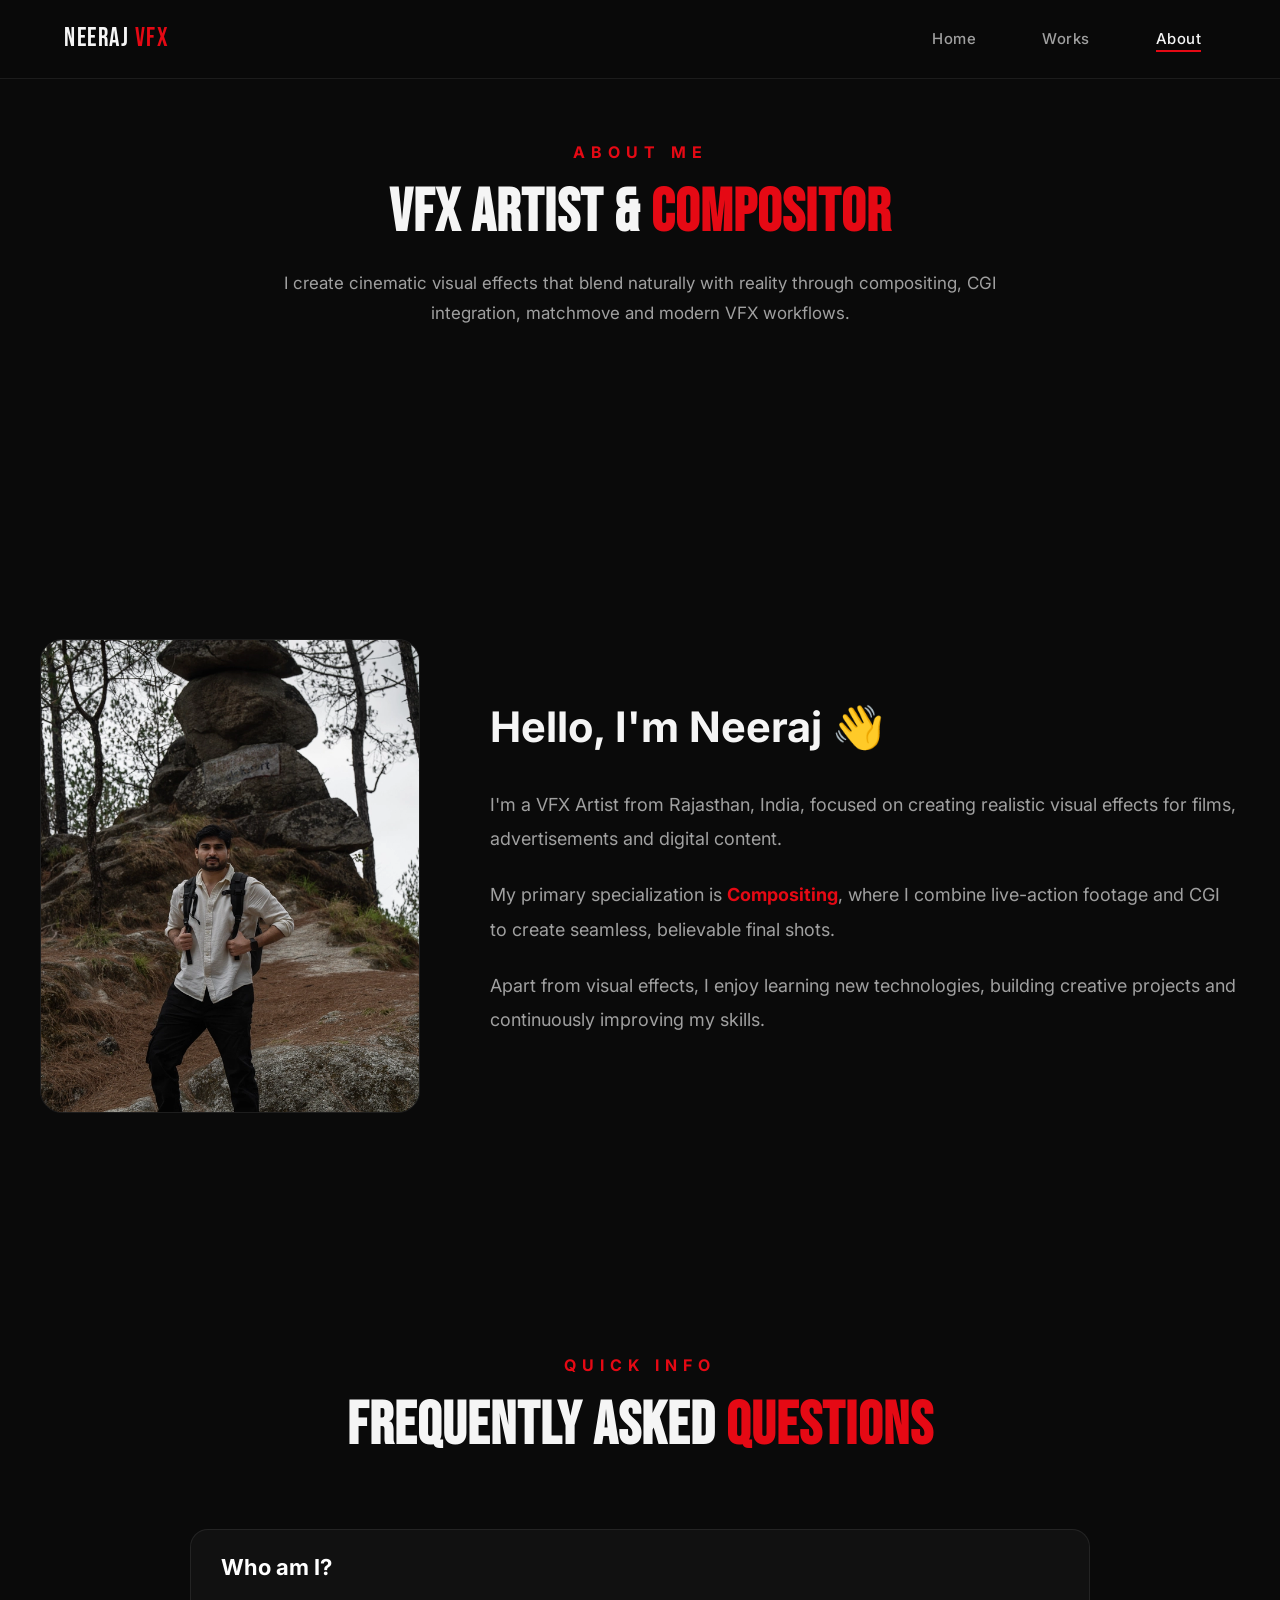
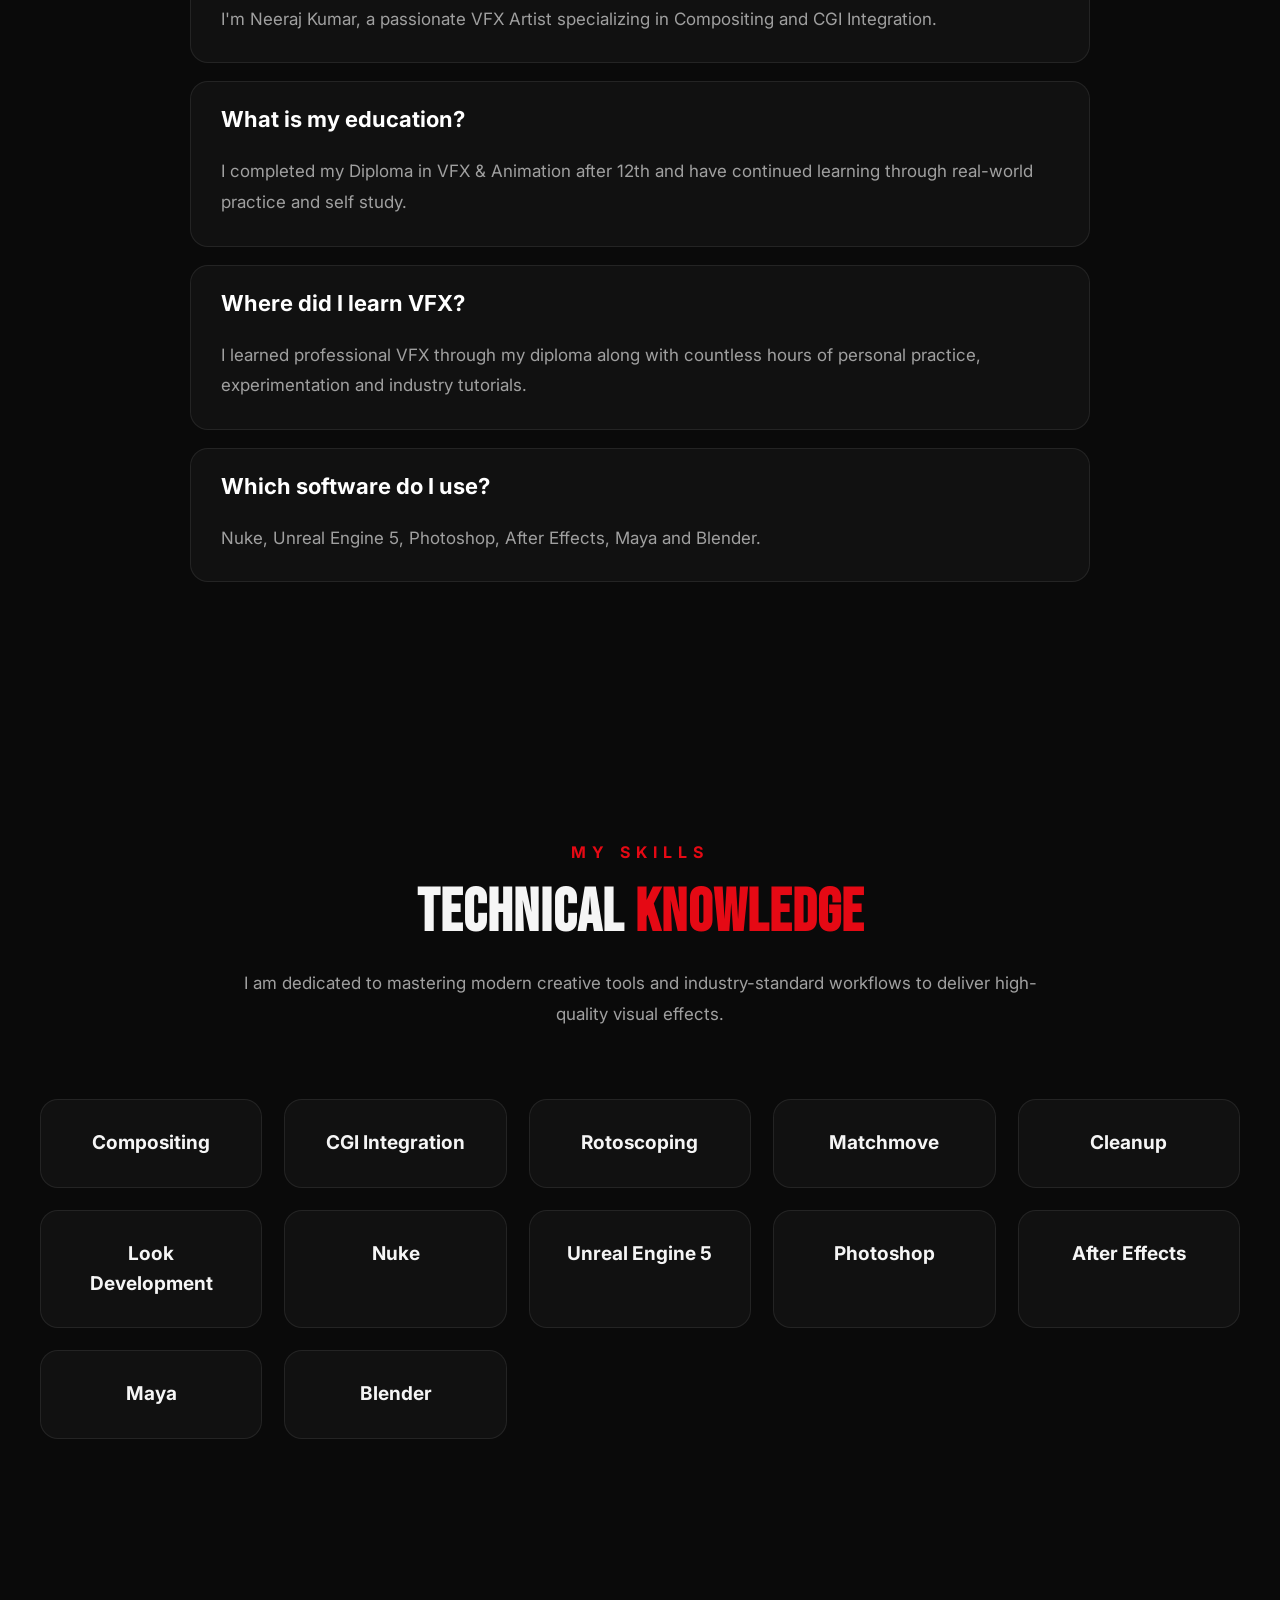
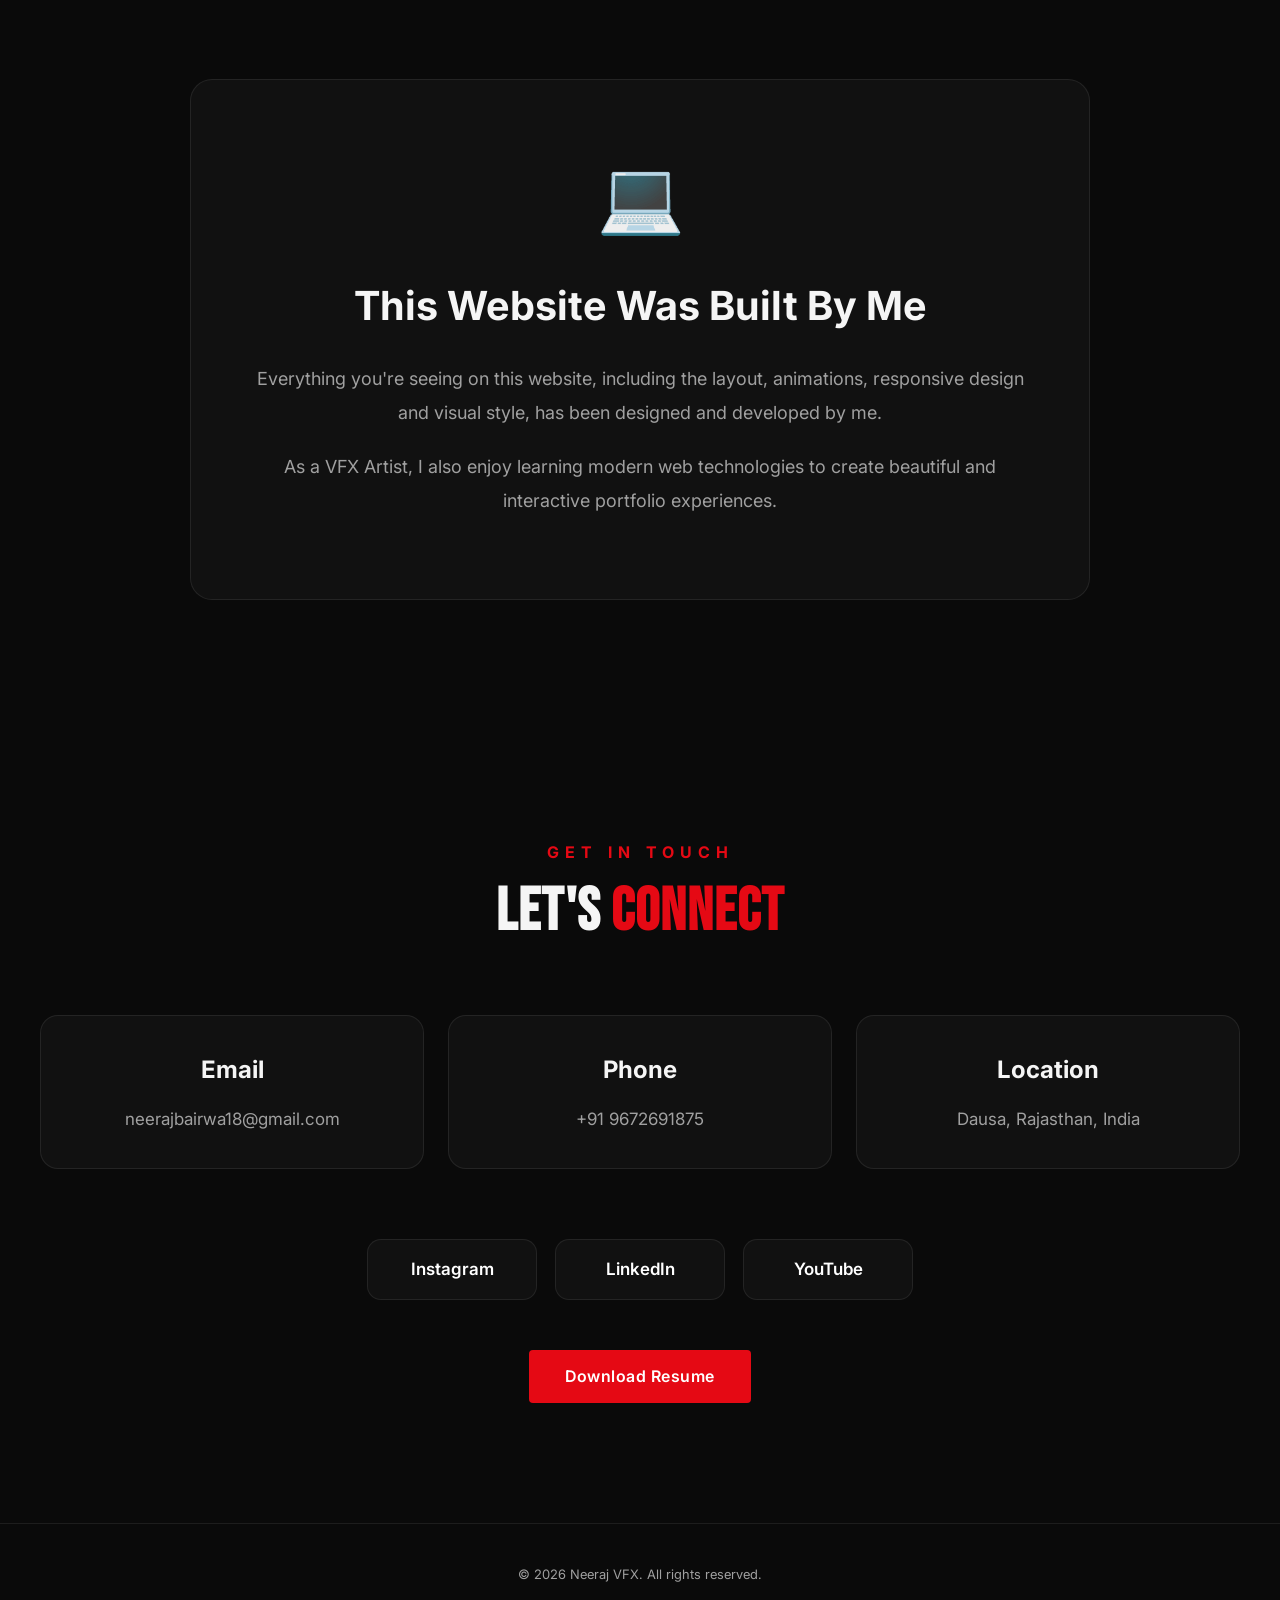
<file: about.html>
<!DOCTYPE html>
<html lang="en">
<head>
<meta charset="UTF-8">
<meta name="viewport" content="width=device-width, initial-scale=1.0">

<!-- Primary Meta Tags -->
<title>About Neeraj Kumar | VFX Compositor</title>
<meta name="title" content="About Neeraj Kumar | VFX Compositor">
<meta name="description" content="Learn about Neeraj Kumar (Neeraj Bairwa), a passionate VFX Artist from Rajasthan, India, specializing in cinematic Compositing and CGI Integration.">
<meta name="keywords" content="Neeraj Kumar VFX artist, Neeraj Bairwa biography, Indian vfx artist, Neeraj FX about, Dausa VFX artist">
<meta name="robots" content="index, follow">
<link rel="canonical" href="https://neerajvfx.com/about">

<!-- Open Graph / Facebook / WhatsApp -->
<meta property="og:type" content="profile">
<meta property="og:url" content="https://neerajvfx.com/about">
<meta property="og:title" content="About Neeraj Kumar | VFX Compositor">
<meta property="og:description" content="Learn about Neeraj Kumar, a passionate VFX Artist from Rajasthan, India, specializing in cinematic Compositing and CGI Integration.">
<meta property="og:image" content="https://neerajvfx.com/assets/logos/social_preview.webp">

<!-- Twitter -->
<meta property="twitter:card" content="summary_large_image">
<meta property="twitter:url" content="https://neerajvfx.com/about">
<meta property="twitter:title" content="About Neeraj Kumar | VFX Compositor">
<meta property="twitter:description" content="Learn about Neeraj Kumar, a passionate VFX Artist from Rajasthan, India.">
<meta property="twitter:image" content="https://neerajvfx.com/assets/logos/social_preview.webp">

<link rel="icon" type="image/svg+xml" href="favicon.svg">
<link rel="stylesheet" href="css/style.css">
<!-- Google tag (gtag.js) -->
<script async src="https://www.googletagmanager.com/gtag/js?id=G-GQKM7FC5BE"></script>
<script>
  window.dataLayer = window.dataLayer || [];
  function gtag(){dataLayer.push(arguments);}
  gtag('js', new Date());

  gtag('config', 'G-GQKM7FC5BE');
</script>
</head>
<body>

<!-- ================= NAVBAR ================= -->
<nav class="navbar">
  <div class="nav-inner">
    <a href="/" class="logo">NEERAJ <span>VFX</span></a>
   <ul class="nav-links">
    <li><a href="/">Home</a></li>
    <li><a href="/works">Works</a></li>
    <li><a href="/about" class="active">About</a></li>
</ul>
    <div class="hamburger"><span></span><span></span><span></span></div>
  </div>
</nav>

<!-- ================= HERO ================= -->
<section class="section" style="padding-top:140px;">
    <div class="section-header">
        <div class="section-tag">ABOUT ME</div>
        <h2>VFX Artist & <span>Compositor</span></h2>
        <p>
            I create cinematic visual effects that blend naturally
            with reality through compositing, CGI integration,
            matchmove and modern VFX workflows.
        </p>
    </div>
</section>

<!-- ================= INTRO ================= -->
<section class="section">
<div class="about-wrapper">
<div class="about-photo">
<img src="assets/images/neeraj_Profile_image.webp" alt="Neeraj Kumar">
</div>
<div class="about-text">
<h2>Hello, I'm Neeraj 👋</h2>
<p>
I'm a VFX Artist from Rajasthan, India,
focused on creating realistic visual effects
for films, advertisements and digital content.
</p>
<p>
My primary specialization is
<strong>Compositing</strong>,
where I combine live-action footage and CGI
to create seamless, believable final shots.
</p>
<p>
Apart from visual effects,
I enjoy learning new technologies,
building creative projects
and continuously improving my skills.
</p>
</div>
</div>
</section>

<!-- ================= Q&A ================= -->
<section class="section">
<div class="section-header">
<div class="section-tag">QUICK INFO</div>
<h2>Frequently Asked <span>Questions</span></h2>
</div>
<div class="faq-container">
<div class="faq-item">
<button class="faq-question">Who am I?</button>
<div class="faq-answer">
<p>I'm Neeraj Kumar, a passionate VFX Artist specializing in Compositing and CGI Integration.</p>
</div>
</div>

<div class="faq-item">
<button class="faq-question">What is my education?</button>
<div class="faq-answer">
<p>I completed my Diploma in VFX & Animation after 12th and have continued learning through real-world practice and self study.</p>
</div>
</div>

<div class="faq-item">
<button class="faq-question">Where did I learn VFX?</button>
<div class="faq-answer">
<p>I learned professional VFX through my diploma along with countless hours of personal practice, experimentation and industry tutorials.</p>
</div>
</div>

<div class="faq-item">
<button class="faq-question">Which software do I use?</button>
<div class="faq-answer">
<p>Nuke, Unreal Engine 5, Photoshop, After Effects, Maya and Blender.</p>
</div>
</div>
</div>
</section>

<!-- ================= TECHNICAL SKILLS ================= -->
<section class="section">
    <div class="section-header">
        <div class="section-tag">MY SKILLS</div>
        <h2>Technical <span>Knowledge</span></h2>
        <p>I am dedicated to mastering modern creative tools and industry-standard workflows to deliver high-quality visual effects.</p>
    </div>
    <div class="skills-grid">
        <div class="skill-card">Compositing</div>
        <div class="skill-card">CGI Integration</div>
        <div class="skill-card">Rotoscoping</div>
        <div class="skill-card">Matchmove</div>
        <div class="skill-card">Cleanup</div>
        <div class="skill-card">Look Development</div>
        <div class="skill-card">Nuke</div>
        <div class="skill-card">Unreal Engine 5</div>
        <div class="skill-card">Photoshop</div>
        <div class="skill-card">After Effects</div>
        <div class="skill-card">Maya</div>
        <div class="skill-card">Blender</div>
   </div>
</section>

<!-- ================= WEBSITE ================= -->
<section class="section">
<div class="website-card">
<div class="website-icon">💻</div>
<h2>This Website Was Built By Me</h2>
<p>Everything you're seeing on this website, including the layout, animations, responsive design and visual style, has been designed and developed by me.</p>
<p>As a VFX Artist, I also enjoy learning modern web technologies to create beautiful and interactive portfolio experiences.</p>
</div>
</section>

<!-- ================= CONTACT ================= -->
<section class="section">
<div class="section-header">
<div class="section-tag">GET IN TOUCH</div>
<h2>Let's <span>Connect</span></h2>
</div>
<div class="contact-grid">
<div class="contact-card">
<h3>Email</h3>
<p>neerajbairwa18@gmail.com</p>
</div>
<div class="contact-card">
<h3>Phone</h3>
<p>+91 9672691875</p>
</div>
<div class="contact-card">
<h3>Location</h3>
<p>Dausa, Rajasthan, India</p>
</div>
</div>

<div class="social-links">
<a href="https://www.instagram.com/kneeraj.ig" target="_blank">Instagram</a>
<a href="https://www.linkedin.com/in/neerajbairwa" target="_blank">LinkedIn</a>
<a href="https://www.youtube.com/@NeerajFX_yt" target="_blank">YouTube</a>
</div>

<div style="text-align:center; margin-top:50px;">
<a href="assets/resume/Neeraj_Bairwa_VFX_Resume.pdf" class="btn btn-primary" download="Neeraj_Bairwa_VFX_Resume.pdf">Download Resume</a>
</div>
</section>

<footer class="footer">
  © 2026 Neeraj VFX. All rights reserved.
</footer>

<script src="js/script.js"></script>
</body>
</html>
</file>
<file: css/style.css>
/* ===== LOCAL FONTS SETUP ===== */
@font-face {
    font-family: 'Bebas Neue';
    src: url('../assets/fonts/BebasNeue.ttf') format('truetype');
    font-weight: 400;
    font-style: normal;
    font-display: swap;
}

@font-face {
    font-family: 'Inter';
    src: url('../assets/fonts/Inter-Regular.ttf') format('truetype');
    font-weight: 400;
    font-style: normal;
    font-display: swap;
}

@font-face {
    font-family: 'Inter';
    src: url('../assets/fonts/Inter-Medium.ttf') format('truetype');
    font-weight: 500;
    font-style: normal;
    font-display: swap;
}

@font-face {
    font-family: 'Inter';
    src: url('../assets/fonts/Inter-SemiBold.ttf') format('truetype');
    font-weight: 600;
    font-style: normal;
    font-display: swap;
}

@font-face {
    font-family: 'Inter';
    src: url('../assets/fonts/Inter-Bold.ttf') format('truetype');
    font-weight: 700;
    font-style: normal;
    font-display: swap;
}

/* ===== VARIABLES ===== */
:root {
    --bg-primary: #0a0a0a;
    --bg-secondary: #131313;
    --bg-card: #111111;
    --accent: #e50914;
    --accent-hover: #ff1f2b;
    --text-primary: #f5f5f5;
    --text-secondary: #a0a0a0;
    --border-color: rgba(255, 255, 255, 0.08);
    --border-hover: rgba(255, 0, 0, 0.45);
    --font-heading: 'Bebas Neue', sans-serif;
    --font-body: 'Inter', sans-serif;
}

* { 
    margin: 0; 
    padding: 0; 
    box-sizing: border-box; 
}

html { 
    scroll-behavior: smooth; 
}

body {
    background: var(--bg-primary);
    color: var(--text-primary);
    font-family: var(--font-body);
    line-height: 1.6;
    overflow-x: hidden;
    display: flex;
    flex-direction: column;
    min-height: 100vh;
}

img { 
    max-width: 100%; 
    display: block; 
}

a { 
    text-decoration: none; 
    color: inherit; 
}

ul { 
    list-style: none; 
}

button { 
    font-family: var(--font-body); 
    cursor: pointer; 
    border: none; 
    background: none; 
}

.container {
    width: 100%;
    max-width: 1200px;
    margin: 0 auto;
    padding: 0 24px;
}

/* ===== NAVBAR ===== */
.navbar {
    position: fixed;
    top: 0; 
    left: 0; 
    right: 0;
    z-index: 1000;
    background: rgba(10, 10, 10, 0.85);
    backdrop-filter: blur(10px);
    border-bottom: 1px solid var(--border-color);
}

.nav-inner {
    max-width: 1200px;
    margin: 0 auto;
    padding: 18px 24px;
    display: flex;
    align-items: center;
    justify-content: space-between;
}

.logo {
    font-family: var(--font-heading);
    font-size: 26px;
    letter-spacing: 1.5px;
    color: var(--text-primary);
}

.logo span { 
    color: var(--accent); 
}

.nav-links {
    display: flex;
    gap: 36px;
}

.nav-links a {
    font-size: 15px;
    font-weight: 500;
    letter-spacing: 0.5px;
    color: var(--text-secondary);
    position: relative;
    padding-bottom: 4px;
    transition: color 0.25s ease;
}

.nav-links a:hover,
.nav-links a.active {
    color: var(--text-primary);
}

.nav-links a.active::after {
    content: '';
    position: absolute;
    bottom: 0; 
    left: 0;
    width: 100%; 
    height: 2px;
    background: var(--accent);
}

.hamburger {
    display: none;
    flex-direction: column;
    gap: 5px;
    z-index: 1100;
}

.hamburger span {
    width: 26px; 
    height: 2px;
    background: var(--text-primary);
    transition: all 0.3s ease;
}

/* ===== HERO ===== */
.hero {
    min-height: 100vh;
    display: flex;
    flex-direction: column;
    align-items: center;
    justify-content: center;
    text-align: center;
    padding: 120px 24px 60px;
    background: radial-gradient(ellipse at center, #1a1a1a 0%, #0a0a0a 70%);
    position: relative;
    overflow: hidden;
}

.hero::before {
    content: "";
    position: absolute;
    width: 700px; 
    height: 700px;
    background: radial-gradient(circle, rgba(255,25,25,0.22) 0%, rgba(255,25,25,0.10) 35%, rgba(255,25,25,0) 70%);
    top: 50%; 
    left: 50%;
    transform: translate(-50%, -50%);
    pointer-events: none;
    animation: heroGlow 8s ease-in-out infinite alternate;
}

@keyframes heroGlow {
    from { 
        transform: translate(-50%,-50%) scale(1); 
        opacity: 0.75; 
    }
    to { 
        transform: translate(-50%,-50%) scale(1.18); 
        opacity: 1; 
    }
}

.hero-content {
    position: relative;
    z-index: 2;
    max-width: 900px;
    margin: 0 auto;
}

.hero-tag {
    color: var(--accent);
    letter-spacing: 6px;
    font-size: 18px;
    font-weight: 700;
    text-transform: uppercase;
    margin-bottom: 22px;
}

.hero h1 {
    font-family: var(--font-heading);
    font-size: clamp(48px, 10vw, 110px);
    line-height: 0.95;
    letter-spacing: 2px;
}

.hero h1 span { 
    color: var(--accent); 
}

.hero p {
    max-width: 560px;
    margin: 24px auto 0;
    color: var(--text-secondary);
    font-size: 17px;
}

.hero-buttons {
    display: flex;
    justify-content: center;
    gap: 16px;
    margin-top: 40px;
    flex-wrap: wrap;
}

.btn {
    display: inline-block;
    padding: 14px 36px;
    background: var(--accent);
    color: #fff;
    font-weight: 600;
    letter-spacing: 0.5px;
    border-radius: 4px;
    transition: background 0.25s ease, transform 0.25s ease;
}

.btn:hover { 
    background: var(--accent-hover); 
    transform: translateY(-2px); 
}

.btn-outline {
    background: transparent;
    border: 2px solid var(--accent);
    color: #fff;
}

.btn-outline:hover { 
    background: var(--accent); 
}

/* ===== SECTION HEADERS ===== */
.section { 
    padding: 120px 24px; 
}

.section-header {
    max-width: 800px;
    margin: 0 auto 70px;
    text-align: center;
}

.section-tag, 
.section-head .tag {
    color: var(--accent);
    text-transform: uppercase;
    letter-spacing: 6px;
    font-size: 16px;
    font-weight: 700;
}

.section-header h2, 
.section-head h2 {
    margin-top: 14px;
    font-family: var(--font-heading);
    font-size: clamp(36px, 5vw, 60px);
    line-height: 1.1;
    letter-spacing: 1px;
}

.section-header h2 span { 
    color: var(--accent); 
}

.section-header p {
    margin-top: 22px;
    color: var(--text-secondary);
    font-size: 17px;
    line-height: 1.8;
}

.section-head { 
    text-align: center; 
    margin-bottom: 50px; 
}

/* ===== SERVICES ===== */
.services { 
    background: #0c0c0c; 
}

.services-grid {
    max-width: 1200px;
    margin: 0 auto;
    display: grid;
    grid-template-columns: repeat(auto-fit, minmax(300px, 1fr));
    gap: 28px;
}

.service-card {
    background: var(--bg-card);
    border: 1px solid var(--border-color);
    border-radius: 18px;
    padding: 40px 34px;
    transition: 0.35s ease;
    position: relative;
}

.service-card::before {
    content: "";
    position: absolute;
    top: 0; 
    left: 0;
    width: 100%; 
    height: 4px;
    background: linear-gradient(90deg, #ff1a1a, #ff4d4d);
    border-radius: 18px 18px 0 0;
    transform: scaleX(0);
    transform-origin: left;
    transition: 0.35s ease;
}

.service-card:hover {
    transform: translateY(-8px);
    border-color: var(--border-hover);
    box-shadow: 0 15px 45px rgba(255,0,0,0.12);
}

.service-card:hover::before { 
    transform: scaleX(1); 
}

.service-icon {
    width: 64px; 
    height: 64px;
    display: flex; 
    align-items: center; 
    justify-content: center;
    background: rgba(255,26,26,0.08);
    border: 1px solid rgba(255,26,26,0.25);
    border-radius: 16px;
    color: var(--accent);
    margin-bottom: 24px;
    transition: 0.35s ease;
}

.service-icon svg { 
    width: 32px; 
    height: 32px; 
}

.service-card:hover .service-icon {
    background: rgba(255,26,26,0.18);
    border-color: var(--border-hover);
    transform: rotate(-8deg) scale(1.08);
}

.service-card h3 { 
    font-size: 28px; 
    font-weight: 700; 
    margin-bottom: 20px; 
}

.service-card p { 
    color: var(--text-secondary); 
    line-height: 1.8; 
    font-size: 16px; 
}

/* ===== TOOLS ===== */
.tools { 
    background: #0a0a0a; 
}

.tools-grid {
    max-width: 1200px;
    margin: 70px auto 0;
    display: grid;
    grid-template-columns: repeat(auto-fit, minmax(170px, 1fr));
    gap: 24px;
}

.tool-card {
    background: var(--bg-card);
    border: 1px solid var(--border-color);
    border-radius: 18px;
    padding: 36px 24px;
    display: flex;
    flex-direction: column;
    align-items: center;
    justify-content: center;
    transition: 0.35s ease;
}

.tool-card:hover {
    transform: translateY(-8px);
    border-color: var(--border-hover);
    box-shadow: 0 15px 45px rgba(255,0,0,0.12);
}

.tool-card img {
    width: 72px; 
    height: 72px;
    object-fit: contain;
    margin-bottom: 22px;
    transition: 0.35s ease;
}

.tool-card:hover img { 
    transform: scale(1.08); 
}

.tool-card h3 { 
    font-size: 20px; 
    font-weight: 700; 
    text-align: center; 
}

/* ===== WORKS GRID & CARDS ===== */
.works-grid {
    display: grid;
    grid-template-columns: repeat(3, 1fr);
    gap: 24px;
}

.work-card {
    display: block;
    background: var(--bg-card);
    border: 1px solid var(--border-color);
    border-radius: 22px;
    overflow: hidden;
    text-decoration: none;
    color: #fff;
    transition: 0.35s ease;
}

.work-card:hover {
    transform: translateY(-8px);
    border-color: var(--border-hover);
    box-shadow: 0 20px 60px rgba(255,0,0,0.18);
}

.work-thumb {
    position: relative;
    aspect-ratio: 16/9;
    overflow: hidden;
    background: #0b0b0b;
}

.work-thumb img {
    width: 100%; 
    height: 100%;
    object-fit: cover;
    display: block;
    transition: 0.5s ease;
}

.work-card:hover .work-thumb img { 
    transform: scale(1.08); 
}

.work-thumb::after {
    content: ""; 
    position: absolute; 
    inset: 0;
    background: linear-gradient(to top, rgba(0,0,0,0.75) 0%, rgba(0,0,0,0.25) 45%, transparent 100%);
    pointer-events: none; 
    transition: 0.35s ease;
}

.work-card:hover .work-thumb::after { 
    background: linear-gradient(to top, rgba(255,0,0,0.18), rgba(0,0,0,0.18), transparent); 
}

.play-icon {
    position: absolute;
    left: 50%; 
    top: 50%;
    transform: translate(-50%, -50%);
    width: 72px; 
    height: 72px;
    border-radius: 50%;
    background: rgba(229,9,20,0.9);
    display: flex; 
    justify-content: center; 
    align-items: center;
    transition: 0.35s ease;
    box-shadow: 0 10px 35px rgba(255,0,0,0.35);
    z-index: 2;
}

.work-card:hover .play-icon { 
    transform: translate(-50%, -50%) scale(1.12); 
}

.featured-indicator {
    position: absolute;
    top: 15px; 
    right: 15px;
    background: rgba(229, 9, 20, 0.9);
    color: #fff;
    font-size: 11px; 
    font-weight: 700;
    padding: 4px 10px; 
    border-radius: 4px;
    letter-spacing: 1px; 
    z-index: 5;
    box-shadow: 0 4px 12px rgba(0,0,0,0.3);
}

.work-info { 
    padding: 28px; 
}

.work-info .category {
    color: var(--accent);
    letter-spacing: 2px;
    font-size: 13px; 
    font-weight: 700;
    text-transform: uppercase;
    margin-bottom: 12px;
    transition: 0.3s ease;
}

.work-card:hover .category { 
    letter-spacing: 3px; 
}

.work-info h3 { 
    font-size: 28px; 
    margin-bottom: 16px; 
    line-height: 1.2; 
    transition: 0.3s ease; 
}

.work-card:hover h3 { 
    color: var(--accent); 
}

.work-info p { 
    color: var(--text-secondary); 
    line-height: 1.7; 
    transition: 0.3s ease; 
}

.work-card:hover p { 
    color: #d7d7d7; 
}

/* ===== PROJECT PAGE (YOUTUBE STYLE) ===== */
.yt-layout-container {
    display: flex;
    flex-direction: row;
    flex-wrap: nowrap;
    gap: 50px;
    max-width: 1500px;
    margin: 0 auto 40px auto; 
    padding: 160px 40px 0 40px; 
    align-items: flex-start;
    width: 100%;
    box-sizing: border-box;
}

.yt-main-column { 
    flex: 1 1 75%; 
    min-width: 0; 
}

.yt-sidebar-column { 
    flex: 1 1 25%; 
    min-width: 300px; 
    max-width: 400px; 
    display: flex; 
    flex-direction: column; 
    gap: 16px; 
}

/* BACK BUTTON STYLING */
.back-project-btn {
    display: inline-flex;
    align-items: center;
    gap: 8px;
    color: var(--text-secondary);
    font-size: 14px;
    font-weight: 600;
    text-transform: uppercase;
    letter-spacing: 1px;
    margin-bottom: 24px;
    transition: 0.3s ease;
}

.back-project-btn:hover {
    color: var(--accent);
    transform: translateX(-4px);
}

.yt-video-details { 
    margin-top: 20px; 
}

.yt-video-title { 
    font-size: 26px; 
    font-weight: 700; 
    margin-bottom: 16px; 
    line-height: 1.3; 
}

/* FIREFOX TEXT OVERFLOW FIX */
.description-box, .project-overview-text { 
    background: var(--bg-card); 
    border-radius: 12px; 
    padding: 20px; 
    font-size: 15px; 
    color: #e0e0e0; 
    line-height: 1.7; 
    word-wrap: break-word !important;
    overflow-wrap: anywhere !important;
    word-break: normal !important; 
    white-space: pre-wrap !important;
    max-width: 100%;
    overflow-x: hidden;
}

.view-count-tag { 
    margin-bottom: 12px; 
}

.project-tag { 
    color: var(--accent); 
    font-size: 13px; 
    font-weight: 700; 
    letter-spacing: 1px; 
    text-transform: uppercase; 
}

.description-box p { 
    margin-bottom: 12px; 
}

/* ===== CHIP TAGS STYLING ===== */
.project-tags-list {
    display: flex;
    flex-wrap: wrap;
    gap: 10px;
    margin-top: 25px;
    padding-top: 20px;
    border-top: 1px solid rgba(255, 255, 255, 0.08);
}

.tag-chip {
    background: rgba(255, 255, 255, 0.06);
    color: #e0e0e0;
    font-size: 13px;
    padding: 6px 14px;
    border-radius: 6px;
    border: 1px solid rgba(255, 255, 255, 0.1);
    letter-spacing: 0.5px;
}

.sidebar-title { 
    font-size: 18px; 
    margin-bottom: 4px; 
    font-weight: 600; 
}

.related-item { 
    display: flex; 
    gap: 12px; 
    text-decoration: none; 
    color: #fff; 
    transition: transform 0.2s ease; 
}

.related-item:hover { 
    transform: scale(1.02); 
}

.related-thumb { 
    width: 168px; 
    flex-shrink: 0; 
    aspect-ratio: 16/9; 
    border-radius: 8px; 
    overflow: hidden; 
    background: #111; 
}

.related-thumb img { 
    width: 100%; 
    height: 100%; 
    object-fit: cover; 
}

.related-info { 
    display: flex; 
    flex-direction: column; 
    justify-content: flex-start; 
    padding-top: 2px; 
}

.related-info h4 { 
    font-size: 14px; 
    line-height: 1.4; 
    margin-bottom: 6px; 
    font-weight: 600; 
    display: -webkit-box; 
    -webkit-line-clamp: 2; 
    -webkit-box-orient: vertical; 
    overflow: hidden; 
}

.related-info p { 
    font-size: 12px; 
    color: var(--text-secondary); 
}

.featured-badge-inline {
    display: inline-block; 
    vertical-align: middle; 
    background: rgba(229, 9, 20, 0.9);
    color: #fff; 
    font-size: 11px; 
    font-weight: 700; 
    padding: 4px 10px; 
    border-radius: 4px;
    letter-spacing: 1px; 
    margin-left: 12px; 
    transform: translateY(-3px);
    box-shadow: 0 4px 12px rgba(0,0,0,0.3);
}

.error-container { 
    text-align: center; 
    padding: 120px 20px; 
    background: var(--bg-card); 
    border-radius: 12px; 
    border: 1px solid var(--border-color); 
}

.error-title { 
    font-size: 32px; 
    color: var(--accent); 
    margin-bottom: 20px; 
}

.error-text { 
    color: var(--text-secondary); 
    margin-bottom: 30px; 
}

.error-btn { 
    text-decoration: none !important; 
    display: inline-block; 
}


/* ==========================================================
                    PLAYER UI V2 (CLEAN ARCHITECTURE)
========================================================== */

.player-wrapper {
    position: relative;
    width: 100%;
    max-width: 1100px;
    margin: 0 auto;
    aspect-ratio: 16 / 9;
    background: transparent !important;
    border-radius: 12px;
    overflow: visible !important;
    user-select: none;
    outline: none; 
}

.player-wrapper:fullscreen { 
    border-radius: 0; 
}

.player-wrapper button { 
    outline: none; 
}

.player-wrapper button:focus-visible { 
    outline: 2px solid var(--accent); 
    outline-offset: 2px; 
}

.player-video {
    width: 100%;
    height: 100%;
    object-fit: contain;
    background: #000;
    border-radius: 12px;
    box-shadow: 0 20px 60px rgba(0,0,0,0.5);
}

.external-iframe {
    position: absolute;
    inset: 0; 
    width: 100%; 
    height: 100%;
    border: none;
    border-radius: 12px;
}

.player-overlay {
    position: absolute; 
    inset: 0;
    display: flex; 
    align-items: center; 
    justify-content: center;
    background: rgba(0,0,0,0.35); 
    cursor: pointer; 
    transition: opacity 0.25s ease;
    border-radius: 12px;
}

.big-play-btn {
    width: clamp(48px, 8vw, 78px);
    height: clamp(48px, 8vw, 78px);
    font-size: clamp(16px, 3vw, 26px);
    border-radius: 50%;
    background: rgba(229,9,20,0.9); 
    color: #fff; 
    display: flex; 
    align-items: center; 
    justify-content: center;
    transition: transform 0.25s ease, box-shadow 0.25s ease;
    cursor: pointer;
    z-index: 15; 
}

.player-overlay:hover .big-play-btn { 
    transform: scale(1.08); 
    box-shadow: 0 12px 40px rgba(255,0,0,0.35); 
}

.player-loading {
    position: absolute; 
    inset: 0;
    display: none; 
    align-items: center; 
    justify-content: center;
    background: rgba(0,0,0,0.4); 
    backdrop-filter: blur(3px); 
    z-index: 10;
    border-radius: 12px;
}

.spinner {
    width: 46px; 
    height: 46px; 
    border: 4px solid rgba(255,255,255,0.2);
    border-top-color: var(--accent); 
    border-radius: 50%;
    animation: spin 0.8s linear infinite;
}

@keyframes spin { 
    to { transform: rotate(360deg); } 
}

.speed-indicator {
    position: absolute; 
    top: 20px; 
    left: 50%; 
    transform: translateX(-50%);
    background: rgba(0,0,0,0.75); 
    color: #fff; 
    padding: 8px 18px; 
    border-radius: 20px;
    font-size: 14px; 
    font-weight: 600; 
    display: none; 
    align-items: center; 
    gap: 6px; 
    z-index: 20;
}

.volume-indicator, .seek-indicator {
    position: absolute;
    top: 20px;
    left: 50%;
    transform: translateX(-50%);
    background: rgba(0,0,0,0.8);
    color: #fff;
    padding: 6px 16px;
    border-radius: 20px;
    font-size: 13px;
    font-weight: bold;
    opacity: 0;
    pointer-events: none;
    z-index: 100;
    transition: opacity 0.3s ease;
}
.seek-indicator {
    top: 50%;
    transform: translate(-50%, -50%);
    font-size: 24px;
    background: rgba(0,0,0,0.6);
    border-radius: 50%;
    width: 60px;
    height: 60px;
    display: flex;
    align-items: center;
    justify-content: center;
}

.player-controls {
    position: absolute; 
    bottom: 0; 
    left: 0; 
    right: 0;
    background: linear-gradient(to top, rgba(0,0,0,0.9), transparent);
    padding: 34px 16px 12px; 
    opacity: 0; 
    transition: opacity 0.25s ease; 
    z-index: 30;
    border-bottom-left-radius: 12px;
    border-bottom-right-radius: 12px;
}

.player-wrapper.show-controls .player-controls, 
.player-wrapper.paused .player-controls { 
    opacity: 1; 
}

.progress-bar-container { 
    position: relative; 
    height: 5px; 
    background: rgba(255,255,255,0.25); 
    border-radius: 4px; 
    cursor: pointer; 
    margin-bottom: 12px; 
}

.progress-bar-buffered { 
    position: absolute; 
    left: 0; 
    top: 0; 
    height: 100%; 
    background: rgba(255,255,255,0.55); 
    border-radius: 4px; 
    width: 0%; 
}

.progress-bar-filled { 
    position: absolute; 
    left: 0; 
    top: 0; 
    height: 100%; 
    background: var(--accent); 
    border-radius: 4px; 
    width: 0%; 
    transition: width 0.08s linear; 
}

.progress-bar-filled::after {
    content: ''; 
    position: absolute; 
    right: -6px; 
    top: 50%; 
    transform: translateY(-50%);
    width: 13px; 
    height: 13px; 
    background: var(--accent); 
    border-radius: 50%;
    opacity: 0; 
    transition: opacity 0.2s ease;
}

.progress-bar-container:hover .progress-bar-filled::after { 
    opacity: 1; 
}

.controls-row { 
    display: flex; 
    justify-content: space-between; 
    align-items: center; 
    gap: 18px; 
    width: 100%; 
}

.controls-left { 
    display: flex; 
    align-items: center; 
    gap: 16px; 
    flex: 1; 
}

.controls-right { 
    display: flex; 
    align-items: center; 
    gap: 12px; 
}

.ctrl-btn {
    color: #fff; 
    font-size: 18px; 
    width: 38px; 
    height: 38px;
    display: flex; 
    align-items: center; 
    justify-content: center;
    background: transparent; 
    border: none; 
    border-radius: 50%; 
    cursor: pointer; 
    transition: 0.25s;
    flex-shrink: 0 !important; 
}

.ctrl-btn:hover { 
    background: rgba(255,255,255,0.12); 
}

.time-display { 
    min-width: 90px; 
    font-size: 14px; 
    color: #fff; 
    font-weight: 500; 
    letter-spacing: 0.4px; 
}

.volume-slider { 
    width: 95px; 
    height: 4px !important; 
    cursor: pointer; 
    accent-color: var(--accent); 
    background: rgba(255, 255, 255, 0.3) !important;
    border-radius: 2px !important;
    outline: none;
}
.volume-slider::-webkit-slider-thumb {
    -webkit-appearance: none !important;
    appearance: none !important;
    width: 14px !important;
    height: 14px !important;
    background: #ff1a1a !important;
    border-radius: 50% !important;
    cursor: pointer !important;
}

.direct-settings { 
    display: flex; 
    gap: 12px; 
    align-items: center; 
}

.direct-menu-wrapper { 
    position: relative; 
    flex-shrink: 0 !important;
}

.ctrl-box-btn {
    background: transparent; 
    border: 2px solid rgba(255, 255, 255, 0.7);
    color: #fff; 
    font-size: 12px; 
    font-weight: 700; 
    padding: 0 10px;
    border-radius: 4px; 
    cursor: pointer; 
    transition: 0.2s; 
    height: 28px;
    display: flex; 
    align-items: center; 
    justify-content: center; 
    text-transform: uppercase;
    flex-shrink: 0 !important;
}

.ctrl-box-btn:hover { 
    background: rgba(255, 255, 255, 0.2); 
    border-color: #fff; 
}

.direct-menu {
    position: absolute; 
    bottom: calc(100% + 15px);
    right: 0; 
    left: auto;
    background: rgba(15, 15, 15, 0.85); 
    backdrop-filter: blur(8px);
    border: 1px solid rgba(255, 255, 255, 0.1); 
    border-radius: 12px;
    box-shadow: 0 15px 40px rgba(0,0,0,0.6); 
    min-width: 150px;
    max-height: 220px; 
    overflow-y: auto;
    display: flex;
    flex-direction: column; 
    z-index: 50;
    display: none;
}

.direct-menu.show { 
    display: flex; 
}

.direct-menu::-webkit-scrollbar {
    width: 6px;
}
.direct-menu::-webkit-scrollbar-thumb {
    background: rgba(255,255,255,0.2);
    border-radius: 10px;
}

.direct-menu .settings-header {
    padding: 12px 14px; 
    font-size: 11px; 
    font-weight: 700; 
    background: transparent;
    border-bottom: 1px solid rgba(255,255,255,0.08); 
    color: var(--text-secondary); 
    text-transform: uppercase; 
    letter-spacing: 1.5px; 
    text-align: left;
}

/* BADGE GAP ALIGNMENT FIX */
.settings-option {
    width: 100%; 
    display: flex; 
    justify-content: flex-start; 
    align-items: center;
    padding: 12px 16px; 
    background: none; 
    border: none; 
    color: #fff; 
    font-size: 14px;
    cursor: pointer; 
    transition: 0.2s;
    white-space: nowrap !important;
    gap: 6px; /* Gap reduced from 15px to 6px */
}

.settings-option:hover { 
    background: rgba(255,255,255,0.08); 
}

.settings-option.active { 
    color: var(--accent); 
    font-weight: 600; 
    background: rgba(229, 9, 20, 0.1); 
}

.q-badge {
    display: inline-block; 
    background: rgba(255,255,255,0.15); 
    color: #e0e0e0;
    font-size: 10px; 
    font-weight: 700; 
    letter-spacing: 0.5px;
    padding: 3px 6px; 
    border-radius: 4px; 
    /* margin-left: 8px; Removed extra margin */
    vertical-align: middle; 
    text-transform: uppercase; 
    transition: background 0.2s, color 0.2s;
}

.q-4k { 
    background: #facc15; 
    color: #111; 
}

/* SMART WARNING TOAST (MOBILE PORTRAIT ONLY) */
.fullscreen-warning-toast {
    position: absolute;
    top: 50%;
    left: 50%;
    transform: translate(-50%, -50%);
    background: rgba(15, 15, 15, 0.9);
    backdrop-filter: blur(8px);
    border: 1px solid rgba(255, 255, 255, 0.1);
    color: #fff;
    padding: 10px 20px;
    border-radius: 20px;
    font-size: 13px;
    font-weight: 600;
    text-align: center;
    z-index: 100;
    opacity: 0;
    pointer-events: none;
    transition: opacity 0.3s ease;
    white-space: nowrap;
}
.fullscreen-warning-toast.show {
    opacity: 1;
}

.player-wrapper:fullscreen .player-video,
.player-wrapper:fullscreen .player-overlay,
.player-wrapper:fullscreen .player-loading,
.player-wrapper:fullscreen .player-controls,
.player-wrapper.ios-fullscreen .player-video,
.player-wrapper.ios-fullscreen .player-overlay,
.player-wrapper.ios-fullscreen .player-loading,
.player-wrapper.ios-fullscreen .player-controls {
    border-radius: 0;
}

.player-wrapper.ios-fullscreen {
    position: fixed !important;
    top: 0 !important;
    left: 0 !important;
    width: 100vw !important;
    height: 100vh !important;
    max-width: none !important;
    max-height: none !important;
    z-index: 999999 !important;
    border-radius: 0 !important;
    background: #000 !important;
    margin: 0 !important;
    box-sizing: border-box !important;
    padding-top: env(safe-area-inset-top) !important;
    padding-bottom: env(safe-area-inset-bottom) !important;
    padding-left: env(safe-area-inset-left) !important;
    padding-right: env(safe-area-inset-right) !important;
}
.player-wrapper.ios-fullscreen .player-video {
    object-fit: contain !important;
}


/* ===== ABOUT PAGE ===== */
.about-wrapper { 
    max-width: 1200px; 
    margin: 0 auto; 
    display: grid; 
    grid-template-columns: 380px 1fr; 
    gap: 70px; 
    align-items: center; 
}

.about-photo { 
    position: relative; 
}

.about-photo img { 
    width: 100%; 
    border-radius: 22px; 
    border: 1px solid var(--border-color); 
    display: block; 
    transition: 0.4s ease; 
}

.about-photo img:hover { 
    transform: translateY(-8px); 
    border-color: var(--border-hover); 
    box-shadow: 0 20px 60px rgba(255,0,0,0.15); 
}

.about-text h2 { 
    font-size: 42px; 
    margin-bottom: 28px; 
    font-weight: 700; 
}

.about-text p { 
    color: var(--text-secondary); 
    line-height: 1.9; 
    font-size: 18px; 
    margin-bottom: 22px; 
}

.about-text strong { 
    color: var(--accent); 
}

/* FAQ */
.faq-container { 
    max-width: 900px; 
    margin: 70px auto 0; 
}

.faq-item { 
    background: var(--bg-card); 
    border: 1px solid var(--border-color); 
    border-radius: 18px; 
    margin-bottom: 18px; 
    overflow: hidden; 
    transition: 0.35s ease; 
}

.faq-item:hover { 
    border-color: rgba(255,26,26,0.35); 
}

.faq-question { 
    width: 100%; 
    background: none; 
    border: none; 
    color: #fff; 
    text-align: left; 
    padding: 24px 30px; 
    cursor: pointer; 
    font-size: 22px; 
    font-weight: 700; 
}

.faq-answer { 
    padding: 0 30px 28px; 
}

.faq-answer p { 
    color: var(--text-secondary); 
    line-height: 1.8; 
    font-size: 17px; 
}

/* SKILLS */
.skills-grid { 
    max-width: 1200px; 
    margin: 70px auto 0; 
    display: grid; 
    grid-template-columns: repeat(auto-fit, minmax(220px, 1fr)); 
    gap: 22px; 
}

.skill-card { 
    background: var(--bg-card); 
    border: 1px solid var(--border-color); 
    border-radius: 18px; 
    padding: 28px; 
    text-align: center; 
    font-size: 19px; 
    font-weight: 700; 
    transition: 0.35s ease; 
}

.skill-card:hover { 
    transform: translateY(-8px); 
    border-color: rgba(255,26,26,0.4); 
    box-shadow: 0 15px 45px rgba(255,0,0,0.12); 
}

/* WEBSITE CARD */
.website-card { 
    max-width: 900px; 
    margin: 0 auto; 
    background: var(--bg-card); 
    border: 1px solid var(--border-color); 
    border-radius: 22px; 
    padding: 60px; 
    text-align: center; 
    transition: 0.35s ease; 
}

.website-card:hover { 
    transform: translateY(-8px); 
    border-color: rgba(255,26,26,0.4); 
    box-shadow: 0 18px 60px rgba(255,0,0,0.15); 
}

.website-icon { 
    font-size: 70px; 
    margin-bottom: 22px; 
}

.website-card h2 { 
    font-size: 40px; 
    margin-bottom: 24px; 
    font-weight: 700; 
}

.website-card p { 
    color: var(--text-secondary); 
    font-size: 18px; 
    line-height: 1.9; 
    margin-bottom: 20px; 
}

/* CONTACT & SOCIAL */
.contact-grid { 
    max-width: 1200px; 
    margin: 70px auto; 
    display: grid; 
    grid-template-columns: repeat(auto-fit, minmax(250px, 1fr)); 
    gap: 24px; 
}

.contact-card { 
    background: var(--bg-card); 
    border: 1px solid var(--border-color); 
    border-radius: 18px; 
    padding: 35px; 
    text-align: center; 
    transition: 0.35s ease; 
}

.contact-card:hover { 
    transform: translateY(-8px); 
    border-color: rgba(255,26,26,0.4); 
    box-shadow: 0 18px 50px rgba(255,0,0,0.15); 
}

.contact-card h3 { 
    font-size: 24px; 
    margin-bottom: 16px; 
    font-weight: 700; 
}

.contact-card p { 
    color: var(--text-secondary); 
    font-size: 17px; 
}

.social-links { 
    display: flex; 
    justify-content: center; 
    flex-wrap: wrap; 
    gap: 18px; 
    margin-top: 20px; 
}

.social-links a { 
    display: inline-flex; 
    align-items: center; 
    justify-content: center; 
    min-width: 170px; 
    padding: 16px 28px; 
    background: var(--bg-card); 
    border: 1px solid var(--border-color); 
    border-radius: 14px; 
    color: #fff; 
    font-size: 17px; 
    font-weight: 600; 
    transition: 0.35s ease; 
}

.social-links a:hover { 
    background: var(--accent); 
    border-color: var(--accent); 
    transform: translateY(-5px); 
}

/* ===== FOOTER ===== */
.footer { 
    text-align: center; 
    padding: 40px 24px; 
    border-top: 1px solid var(--border-color); 
    color: var(--text-secondary); 
    font-size: 13px; 
    margin-top: auto; 
}

/* ===== MOBILE & RESPONSIVE ===== */
@media (max-width: 1100px) {
    .works-grid { 
        grid-template-columns: repeat(2, 1fr); 
    }
}

@media (max-width: 1024px) {
    .yt-layout-container { 
        flex-direction: column; 
        margin-top: 0 !important; 
        padding-top: 150px !important; 
        gap: 30px; 
    }
    
    .yt-main-column, 
    .yt-sidebar-column { 
        flex: none; 
        width: 100%; 
        max-width: 100%; 
    }
}

@media (max-width: 950px) {
    .about-wrapper { 
        grid-template-columns: 1fr; 
        text-align: center; 
        gap: 45px; 
    }
    
    .about-photo { 
        max-width: 340px; 
        margin: auto; 
    }
    
    .website-card { 
        padding: 40px 30px; 
    }
    
    .website-card h2 { 
        font-size: 32px; 
    }
    
    .contact-grid { 
        grid-template-columns: 1fr; 
    }
}

@media (max-width: 900px) {
    .controls-row, 
    .controls-left, 
    .controls-right { 
        gap: 10px; 
    }
}

@media (max-width: 768px) {
    .direct-settings {
        margin-left: auto !important;
    }
}

@media (hover: none) and (pointer: coarse) {
    .volume-btn, .volume-slider {
        display: none !important; 
    }
}

@media (max-width: 700px) {
    .works-grid { 
        grid-template-columns: 1fr; 
    }
    
    .work-info { 
        padding: 22px; 
    }
    
    .work-info h3 { 
        font-size: 24px; 
    }
    
    .play-icon { 
        width: 60px; 
        height: 60px; 
    }
}

@media (max-width: 600px) {
    .section { 
        padding: 60px 18px; 
    }
    
    .about-text h2 { 
        font-size: 34px; 
    }
    
    .about-text p { 
        font-size: 17px; 
    }
    
    .website-card { 
        padding: 30px 22px; 
    }
    
    .website-card h2 { 
        font-size: 28px; 
    }
    
    .website-icon { 
        font-size: 55px; 
    }
    
    .contact-card { 
        padding: 28px; 
    }
    
    .social-links a { 
        min-width: 100%; 
    }

    .yt-layout-container { 
        padding: 120px 16px 40px !important; 
        margin-top: 0 !important; 
    }
    
    .related-thumb { 
        width: 140px; 
    }
    
    .yt-video-title { 
        font-size: 20px; 
    }
    
    .description-box { 
        padding: 16px; 
        font-size: 14px; 
    }

    .player-controls { 
        padding: 20px 10px 10px; 
    }
    
    .time-display { 
        min-width: 70px; 
        font-size: 12px; 
    }
    
    .ctrl-btn { 
        width: 34px; 
        height: 34px; 
        font-size: 16px; 
    }
    
    .ctrl-box-btn { 
        font-size: 11px; 
        padding: 0 8px; 
        height: 26px; 
    }
}

/* DYNAMIC MOBILE HEADER BUTTONS (Strictly Mobile <= 600px) */
@media (min-width: 601px) {
    .hamburger { display: none !important; }
    .nav-links { display: flex !important; position: static !important; background: transparent !important; flex-direction: row !important; height: auto !important; width: auto !important; transform: none !important; }
    .nav-links li { margin: 0 15px !important; }
}

@media (max-width: 600px) { 
    .hamburger { display: none !important; } 
    
    .nav-inner {
        flex-direction: row !important;
        justify-content: space-between !important;
        align-items: center !important;
        padding: 15px 15px !important;
    }

    .logo {
        margin: 0 !important;
        font-size: 20px !important;
        text-align: left !important;
    }

    .nav-links {
        display: flex !important;
        flex-direction: row !important;
        gap: 20px !important; 
        position: static !important;
        width: auto !important;
        background: transparent !important;
        transform: none !important;
        padding: 0 !important;
        height: auto !important;
    }

    .nav-links li {
        margin: 0 !important;
        list-style: none !important;
    }

    .nav-links a.active {
        display: none !important;
    }

    .nav-links a:not(.active) {
        display: inline-flex !important;
        align-items: center;
        justify-content: center;
        border: none !important; 
        color: var(--text-secondary) !important;
        background: transparent !important;
        padding: 0 !important; 
        font-size: 14px !important;
        font-weight: 600 !important;
        text-transform: uppercase;
        letter-spacing: 0.5px;
        transition: 0.2s ease;
    }
    
    .nav-links a:not(.active):hover {
        color: var(--accent) !important;
        background: transparent !important;
    }
}
</file>
